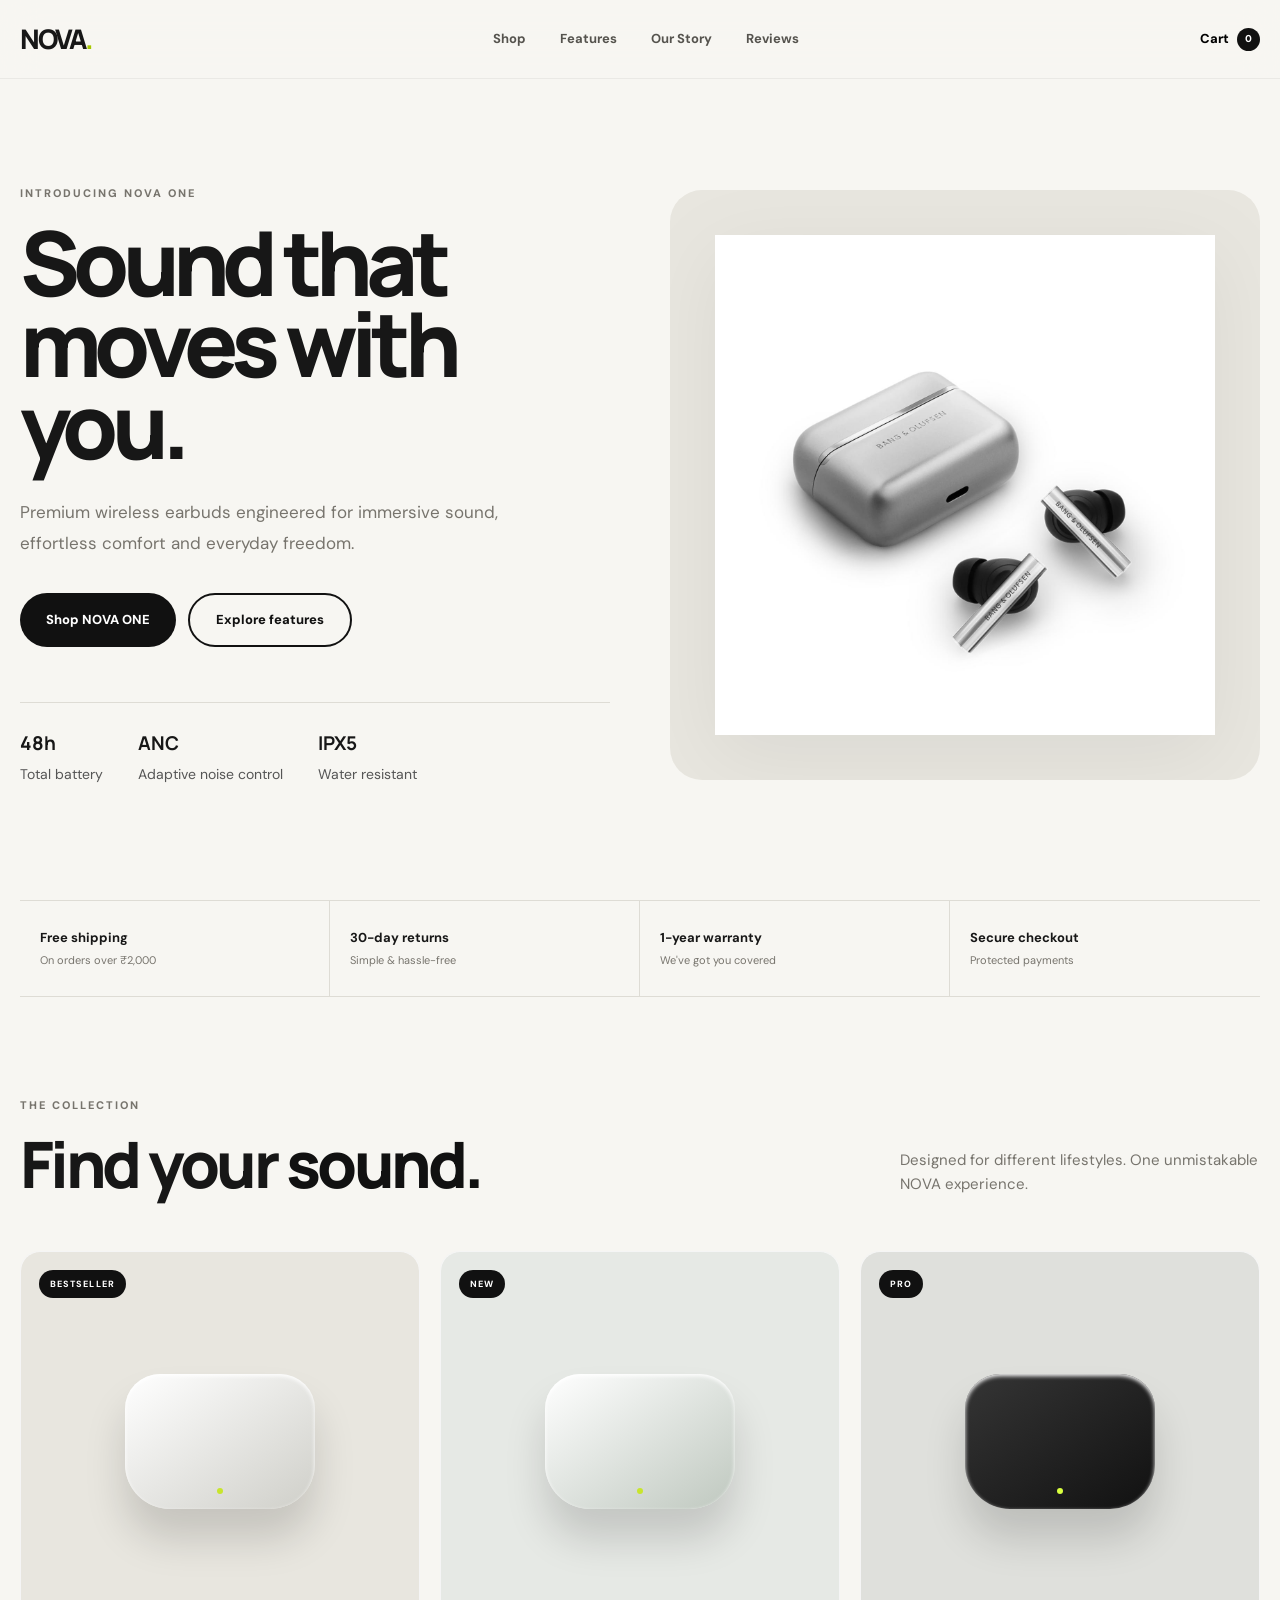
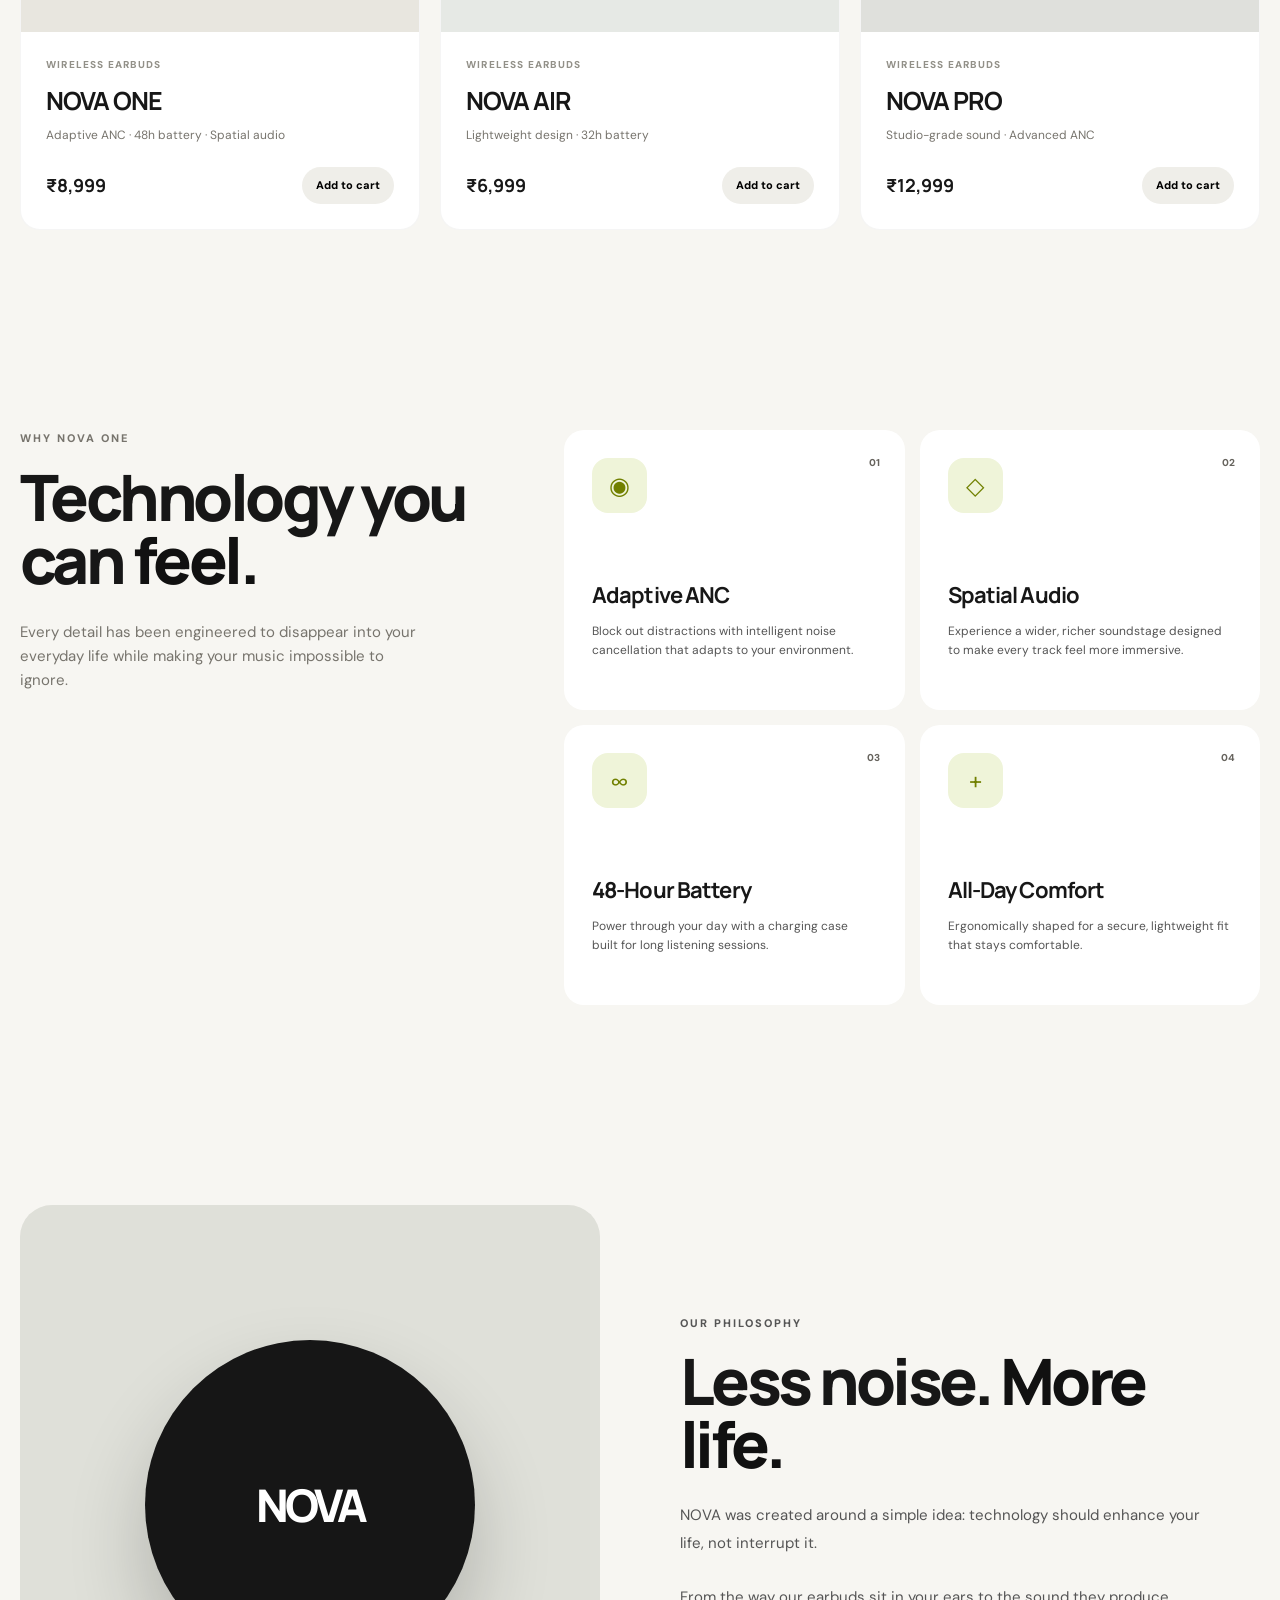
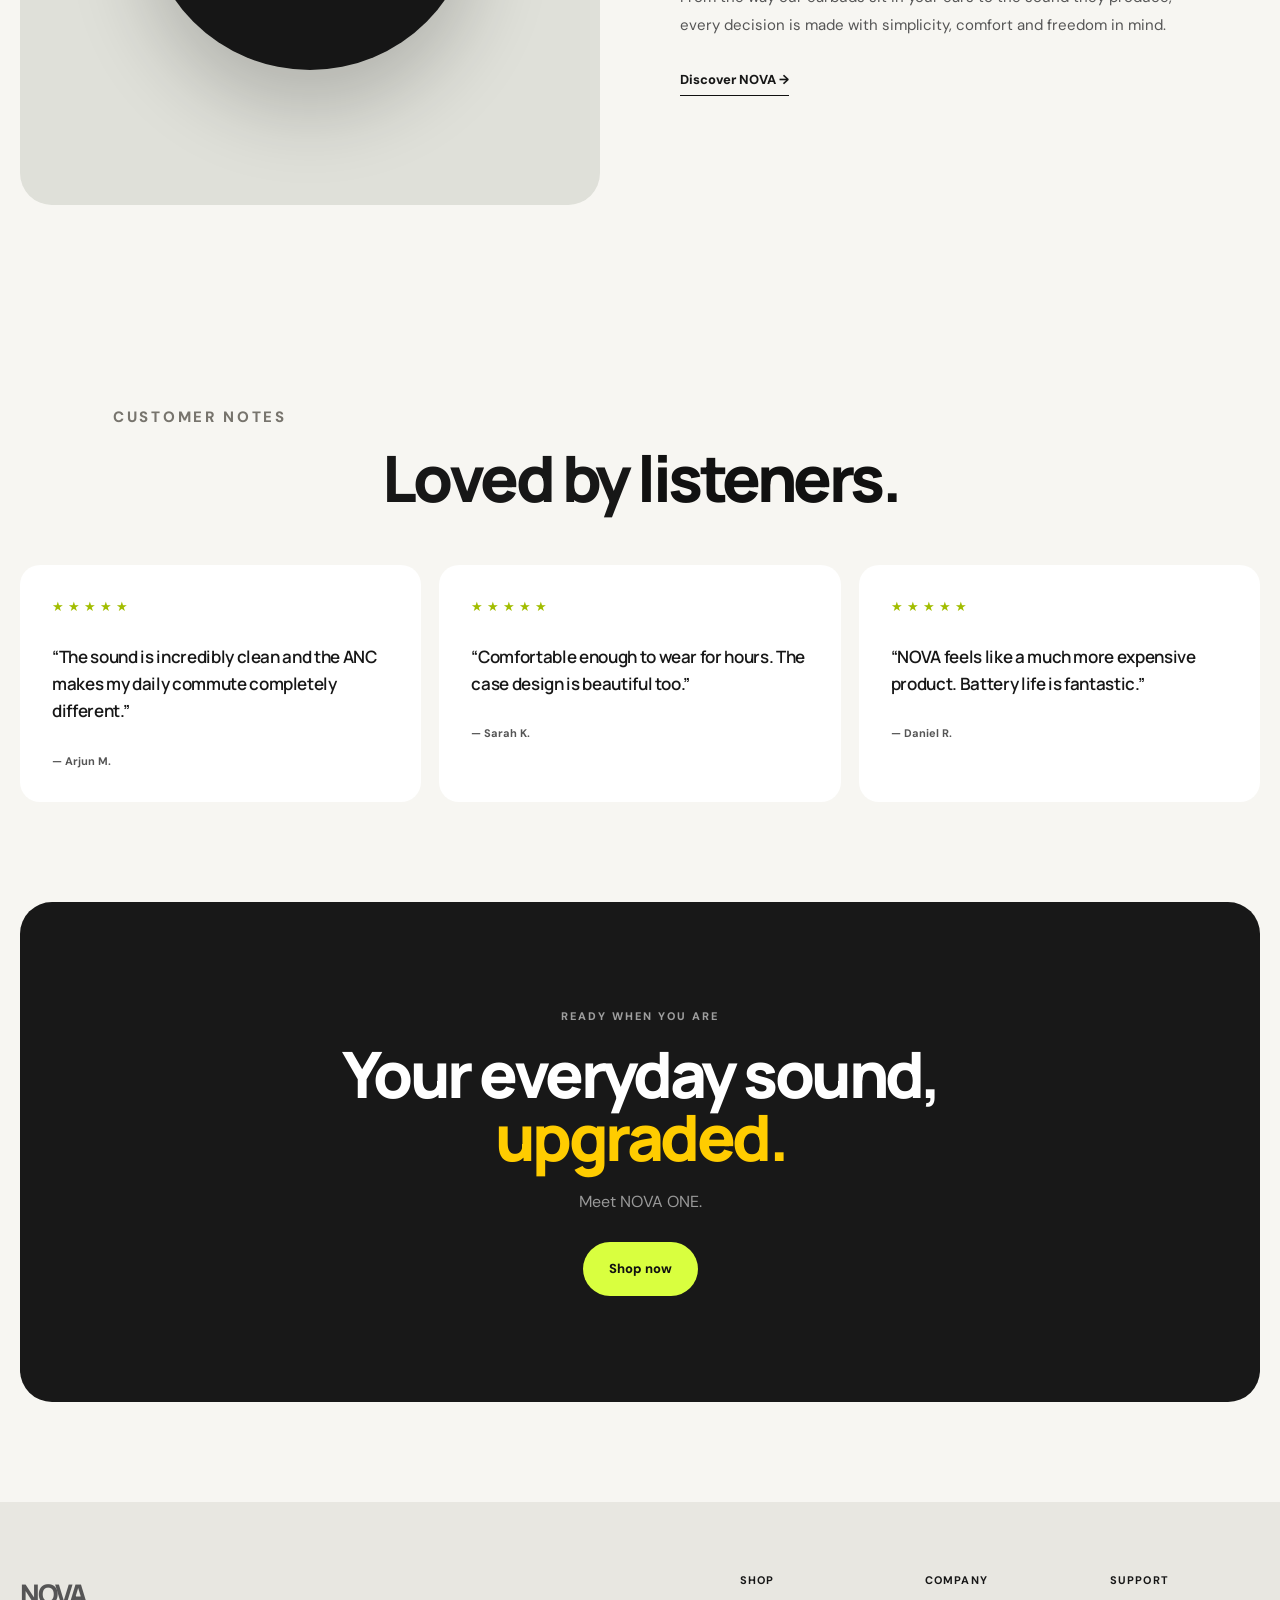
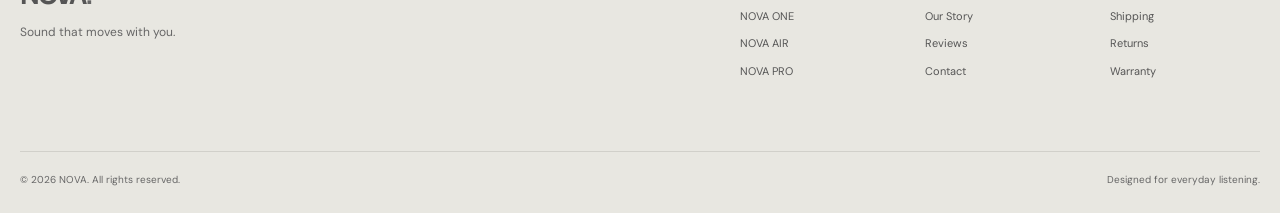
<file: index.html>
<!DOCTYPE html>
<html lang="en">
<head>
    <meta charset="UTF-8">
    <meta name="viewport" content="width=device-width, initial-scale=1.0">

    <title>NOVA — Wireless Audio, Reimagined</title>

    <meta name="description" content="NOVA premium wireless earbuds. Designed for immersive sound, everyday comfort and modern living.">

    <link rel="icon" type="image/png" href="images/favicon.png">

    <link rel="preconnect" href="https://fonts.googleapis.com">
    <link rel="preconnect" href="https://fonts.gstatic.com" crossorigin>

    <link href="https://fonts.googleapis.com/css2?family=DM+Sans:wght@400;500;600;700&family=Manrope:wght@400;500;600;700;800&display=swap" rel="stylesheet">

    <link rel="stylesheet" href="style.css">
</head>

<body>

    <!-- ================= NAVBAR ================= -->

    <header class="navbar">
        <div class="nav-container">

            <a href="#" class="logo">
                NOVA<span>.</span>
            </a>

            <nav class="nav-links" id="navLinks">
                <a href="#shop">Shop</a>
                <a href="#features">Features</a>
                <a href="#story">Our Story</a>
                <a href="#reviews">Reviews</a>
            </nav>

            <div class="nav-actions">

                <button class="cart-btn" id="cartButton">
                    Cart
                    <span id="cartCount">0</span>
                </button>

                <button class="menu-btn" id="menuButton">
                    ☰
                </button>

            </div>

        </div>
    </header>


    <!-- ================= HERO ================= -->

    <main>

        <section class="hero">

            <div class="hero-content">
                <p class="eyebrow">INTRODUCING NOVA ONE</p>

                <h1>
                    Sound that
                    <span>moves with you.</span>
                </h1>

                <p class="hero-description">
                    Premium wireless earbuds engineered for immersive sound,
                    effortless comfort and everyday freedom.
                </p>

                <div class="hero-buttons">

                    <a href="#shop" class="btn btn-primary" id="addToCartBtn">
                        Shop NOVA ONE
                    </a>

                    <a href="#features" class="btn btn-secondary">
                        Explore features
                    </a>

                </div>

                <div class="hero-meta">

                    <div>
                        <strong>48h</strong>
                        <span>Total battery</span>
                    </div>

                    <div>
                        <strong>ANC</strong>
                        <span>Adaptive noise control</span>
                    </div>

                    <div>
                        <strong>IPX5</strong>
                        <span>Water resistant</span>
                    </div>

                </div>

            </div>


            <div class="hero-product">

                <div class="product-glow"></div>

                

                <div class="hero-image-container">
                <img src="./images/earphone.jpg" alt="NOVA ONE Earbuds" class="hero-product-img">
            </div>

            </div>

            

        </section>


        <!-- ================= TRUST BAR ================= -->

        <section class="trust-bar">

            <div>
                <strong>Free shipping</strong>
                <span>On orders over ₹2,000</span>
            </div>

            <div>
                <strong>30-day returns</strong>
                <span>Simple & hassle-free</span>
            </div>

            <div>
                <strong>1-year warranty</strong>
                <span>We've got you covered</span>
            </div>

            <div>
                <strong>Secure checkout</strong>
                <span>Protected payments</span>
            </div>

        </section>


        <!-- ================= SHOP ================= -->

        <section class="shop section" id="shop">

            <div class="section-heading">

                <div>
                    <p class="eyebrow">THE COLLECTION</p>

                    <h2>
                        Find your
                        <span>sound.</span>
                    </h2>
                </div>

                <p>
                    Designed for different lifestyles.
                    One unmistakable NOVA experience.
                </p>

            </div>


            <div class="product-grid">

                <!-- PRODUCT 1 -->

                <article class="product-card featured-product">

                    <div class="product-image">

                        <span class="product-tag">
                            BESTSELLER
                        </span>

                        <div class="mini-product">
                            <div class="mini-case">
                                <div></div>
                            </div>
                        </div>

                    </div>

                    <div class="product-info">

                        <p class="product-category">
                            Wireless Earbuds
                        </p>

                        <h3>NOVA ONE</h3>

                        <p>
                            Adaptive ANC · 48h battery · Spatial audio
                        </p>

                        <div class="product-bottom">

                            <strong>₹8,999</strong>

                            <button class="add-cart" add-to-cart-btn" data-product="NOVA ONE" data-price="8999"> Add to cart </button>

                        </div>

                    </div>

                </article>


                <!-- PRODUCT 2 -->

                <article class="product-card">

                    <div class="product-image product-image-light">

                        <span class="product-tag">
                            NEW
                        </span>

                        <div class="mini-product">
                            <div class="mini-case mini-case-light">
                                <div></div>
                            </div>
                        </div>

                    </div>

                    <div class="product-info">

                        <p class="product-category">
                            Wireless Earbuds
                        </p>

                        <h3>NOVA AIR</h3>

                        <p>
                            Lightweight design · 32h battery
                        </p>

                        <div class="product-bottom">

                            <strong>₹6,999</strong>

                            <button class="add-cart" add-to-cart-btn" data-product="NOVA AIR" data-price="6999"> Add to cart </button>

                        </div>

                    </div>

                </article>


                <!-- PRODUCT 3 -->

                <article class="product-card">

                    <div class="product-image product-image-dark">

                        <span class="product-tag">
                            PRO
                        </span>

                        <div class="mini-product">
                            <div class="mini-case mini-case-dark">
                                <div></div>
                            </div>
                        </div>

                    </div>

                    <div class="product-info">

                        <p class="product-category">
                            Wireless Earbuds
                        </p>

                        <h3>NOVA PRO</h3>

                        <p>
                            Studio-grade sound · Advanced ANC
                        </p>

                        <div class="product-bottom">

                            <strong>₹12,999</strong>

                            <button class="add-cart" add-to-cart-btn" data-product="NOVA PRO" data-price="12999"> Add to cart</button>

                        </div>

                    </div>

                </article>

            </div>

        </section>


        <!-- ================= FEATURES ================= -->

        <section class="features section" id="features">

            <div class="feature-intro">

                <p class="eyebrow">
                    WHY NOVA ONE
                </p>

                <h2>
                    Technology you can
                    <span>feel.</span>
                </h2>

                <p>
                    Every detail has been engineered to disappear into
                    your everyday life while making your music impossible
                    to ignore.
                </p>

            </div>


            <div class="feature-grid">

                <div class="feature-card">

                    <span class="feature-number">01</span>

                    <div class="feature-icon">
                        ◉
                    </div>

                    <h3>Adaptive ANC</h3>

                    <p>
                        Block out distractions with intelligent
                        noise cancellation that adapts to your environment.
                    </p>

                </div>


                <div class="feature-card">

                    <span class="feature-number">02</span>

                    <div class="feature-icon">
                        ◇
                    </div>

                    <h3>Spatial Audio</h3>

                    <p>
                        Experience a wider, richer soundstage designed
                        to make every track feel more immersive.
                    </p>

                </div>


                <div class="feature-card">

                    <span class="feature-number">03</span>

                    <div class="feature-icon">
                        ∞
                    </div>

                    <h3>48-Hour Battery</h3>

                    <p>
                        Power through your day with a charging case
                        built for long listening sessions.
                    </p>

                </div>


                <div class="feature-card">

                    <span class="feature-number">04</span>

                    <div class="feature-icon">
                        +
                    </div>

                    <h3>All-Day Comfort</h3>

                    <p>
                        Ergonomically shaped for a secure,
                        lightweight fit that stays comfortable.
                    </p>

                </div>

            </div>

        </section>


        <!-- ================= STORY ================= -->

        <section class="story section" id="story">

            <div class="story-image">

                <div class="story-circle">
                    NOVA
                </div>

            </div>

            <div class="story-content">

                <p class="eyebrow">
                    OUR PHILOSOPHY
                </p>

                <h2>
                    Less noise.
                    <span>More life.</span>
                </h2>

                <p>
                    NOVA was created around a simple idea:
                    technology should enhance your life, not interrupt it.
                </p>

                <p>
                    From the way our earbuds sit in your ears to the
                    sound they produce, every decision is made with
                    simplicity, comfort and freedom in mind.
                </p>

                <a href="#shop" class="text-link">
                    Discover NOVA →
                </a>

            </div>

        </section>


        <!-- ================= REVIEWS ================= -->

        <section class="reviews section" id="reviews">

            <div class="section-heading centered">

                <p class="eyebrow">
                    CUSTOMER NOTES
                </p>

                <h2>
                    Loved by
                    <span>listeners.</span>
                </h2>

            </div>


            <div class="review-grid">

                <article class="review-card">

                    <div class="stars">
                        ★★★★★
                    </div>

                    <p>
                        “The sound is incredibly clean and the ANC
                        makes my daily commute completely different.”
                    </p>

                    <strong>
                        — Arjun M.
                    </strong>

                </article>


                <article class="review-card">

                    <div class="stars">
                        ★★★★★
                    </div>

                    <p>
                        “Comfortable enough to wear for hours.
                        The case design is beautiful too.”
                    </p>

                    <strong>
                        — Sarah K.
                    </strong>

                </article>


                <article class="review-card">

                    <div class="stars">
                        ★★★★★
                    </div>

                    <p>
                        “NOVA feels like a much more expensive
                        product. Battery life is fantastic.”
                    </p>

                    <strong>
                        — Daniel R.
                    </strong>

                </article>

            </div>

        </section>


        <!-- ================= CTA ================= -->

        <section class="cta">

            <div>

                <p class="eyebrow">
                    READY WHEN YOU ARE
                </p>

                <h2>
                    Your everyday sound,
                    <span>upgraded.</span>
                </h2>

                <p>
                    Meet NOVA ONE.
                </p>

                <a href="#shop" class="btn btn-primary">
                    Shop now
                </a>

            </div>

        </section>

    </main>


    <!-- ================= FOOTER ================= -->

    <footer class="footer">

        <div class="footer-main">

            <div class="footer-brand">

                <a href="#" class="logo">
                    NOVA<span>.</span>
                </a>

                <p>
                    Sound that moves with you.
                </p>

            </div>


            <div class="footer-links">

                <div>
                    <h4>Shop</h4>

                    <a href="#shop">NOVA ONE</a>
                    <a href="#shop">NOVA AIR</a>
                    <a href="#shop">NOVA PRO</a>
                </div>


                <div>
                    <h4>Company</h4>

                    <a href="#story">Our Story</a>
                    <a href="#reviews">Reviews</a>
                    <a href="#">Contact</a>
                </div>


                <div>
                    <h4>Support</h4>

                    <a href="#">Shipping</a>
                    <a href="#">Returns</a>
                    <a href="#">Warranty</a>
                </div>

            </div>

        </div>


        <div class="footer-bottom">

            <span>
                © 2026 NOVA. All rights reserved.
            </span>

            <span>
                Designed for everyday listening.
            </span>

        </div>

    </footer>


    <!-- ================= CART PANEL ================= -->

    <div class="cart-overlay" id="cartOverlay"></div>

    <aside class="cart-panel" id="cartPanel">

        <div class="cart-header">

            <h3>Your Cart</h3>

            <button id="closeCart">
                ×
            </button>

        </div>


        <div class="cart-items" id="cartItems">

            <p class="empty-cart">
                Your cart is empty.
            </p>

        </div>


        <div class="cart-footer">

            <div class="cart-total">

                <span>Total</span>

                <strong id="cartTotal">
                    ₹0
                </strong>

            </div>

            <a href="checkout.html" class="checkout-btn">Proceed to checkout</a>

        </div>

    </aside>


    <script src="script.js"></script>

    
</body>
</html>
</file>
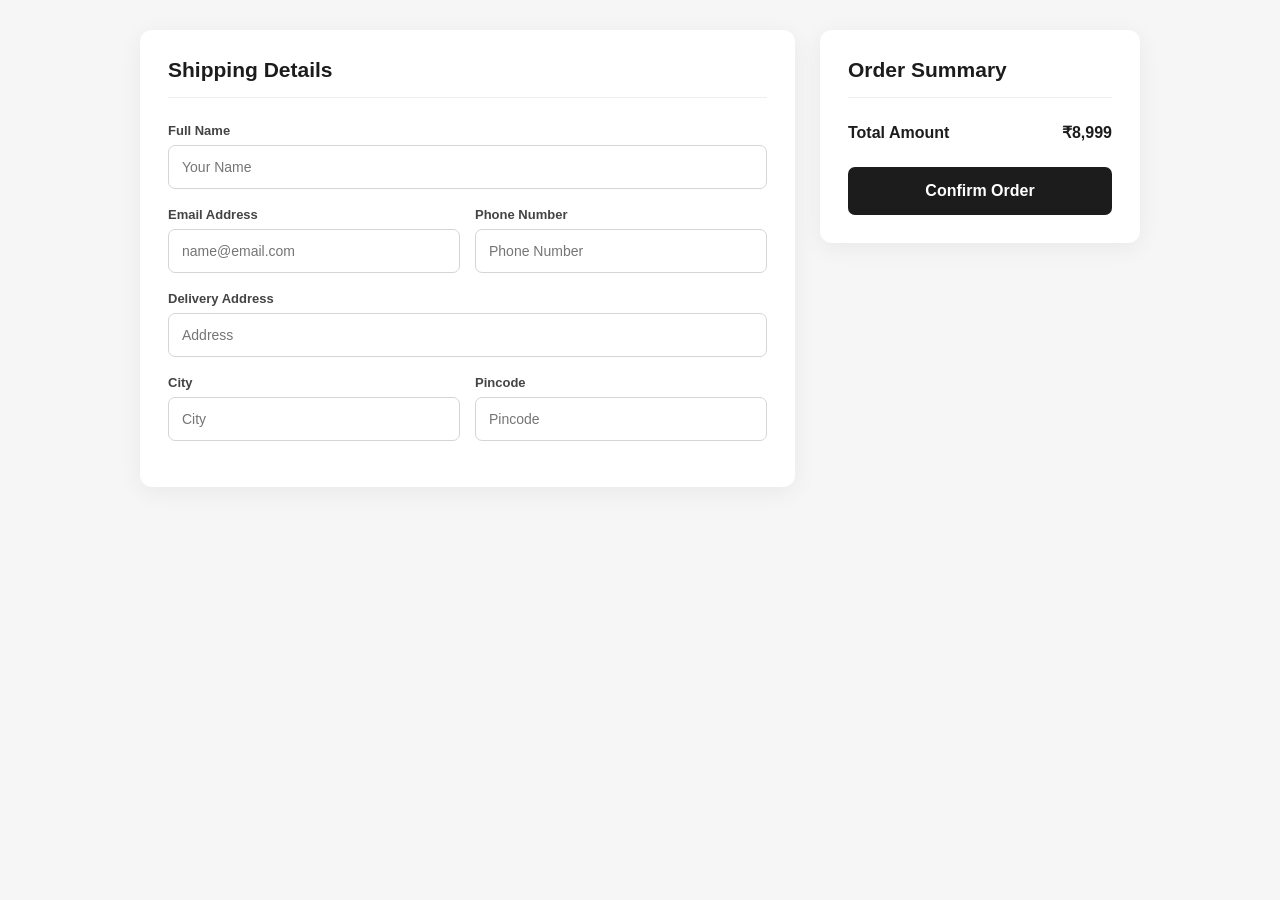
<file: checkout.html>
<!DOCTYPE html>
<html lang="en">
<head>
    <meta charset="UTF-8">
    <meta name="viewport" content="width=device-width, initial-scale=1.0">
    <title>Checkout | NOVA</title>
    <style>
        * { box-sizing: border-box; }
        body { margin: 0; padding: 30px 20px; font-family: Arial, sans-serif; background: #f6f6f6; color: #1c1c1c; }
        .checkout-wrapper { width: 100%; max-width: 1000px; margin: 0 auto; display: flex; gap: 25px; align-items: flex-start; }
        .container-box, .summary-box { background: #ffffff; border-radius: 12px; padding: 28px; box-shadow: 0 5px 25px rgba(0, 0, 0, 0.06); }
        .container-box { flex: 1; }
        .summary-box { width: 320px; }
        h2 { margin: 0 0 25px; padding-bottom: 15px; border-bottom: 1px solid #eeeeee; font-size: 21px; }
        .form-group { margin-bottom: 18px; }
        .form-row { display: flex; gap: 15px; }
        .form-row .form-group { flex: 1; }
        label { display: block; margin-bottom: 7px; font-size: 13px; font-weight: 600; color: #444444; }
        input { width: 100%; padding: 13px; border: 1px solid #d5d5d5; border-radius: 7px; outline: none; font-size: 14px; transition: 0.2s ease; }
        input:focus { border-color: #1c1c1c; box-shadow: 0 0 0 3px rgba(0, 0, 0, 0.05); }
        .total-section { display: flex; justify-content: space-between; align-items: center; margin-bottom: 25px; }
        .total-section span { font-size: 16px; font-weight: 600; }
        .total-amount { font-size: 22px; font-weight: bold; }
        .confirm-btn { display: block; width: 100%; background: #1c1c1c; color: #ffffff; text-align: center; padding: 15px; border-radius: 7px; text-decoration: none; font-size: 16px; font-weight: bold; border: none; cursor: pointer; }
        .confirm-btn:hover { background: #333333; }
    </style>
</head>
<body>
    <div class="checkout-wrapper">
        <div class="container-box">
            <h2>Shipping Details</h2>
            <form id="checkoutForm">
                <div class="form-group"><label for="fullName">Full Name</label><input type="text" id="fullName" placeholder="Your Name" required></div>
                <div class="form-row">
                    <div class="form-group"><label for="email">Email Address</label><input type="email" id="email" placeholder="name@email.com" required></div>
                    <div class="form-group"><label for="phone">Phone Number</label><input type="tel" id="phone" placeholder="Phone Number" required></div>
                </div>
                <div class="form-group"><label for="address">Delivery Address</label><input type="text" id="address" placeholder="Address" required></div>
                <div class="form-row">
                    <div class="form-group"><label for="city">City</label><input type="text" id="city" placeholder="City" required></div>
                    <div class="form-group"><label for="pincode">Pincode</label><input type="text" id="pincode" placeholder="Pincode" required></div>
                </div>
            </form>
        </div>
        <div class="summary-box">
            <h2>Order Summary</h2>
            <div class="total-section"><span>Total Amount</span><span class="total-amount">₹8,999</span></div>
            <button type="button" class="confirm-btn" onclick="sendToWhatsApp()">Confirm Order</button>
        </div>
    </div>
    <script>
        function sendToWhatsApp() {
            var n = document.getElementById('fullName').value.trim();
            var e = document.getElementById('email').value.trim();
            var p = document.getElementById('phone').value.trim();
            var a = document.getElementById('address').value.trim();
            var c = document.getElementById('city').value.trim();
            var pin = document.getElementById('pincode').value.trim();

            if (!n || !e || !p || !a || !c || !pin) { alert('ദയവായി എല്ലാ വിവരങ്ങളും ടൈപ്പ് ചെയ്യുക.'); return; }

            var num = "918921033257"; 
            var txt = "Hello Nova, New Order Placed!\n\n🛍️ *Amount:* ₹8,999\n\n📍 *Address:*\n• Name: "+n+"\n• Phone: "+p+"\n• Email: "+e+"\n• Address: "+a+", "+c+" - "+pin;
            window.open("https://whatsapp.com" + num + "&text=" + encodeURIComponent(txt), "_blank");
        }
    </script>
</body>
</html>
</file>
<file: style.css>
/* =========================================================
   NOVA — PREMIUM E-COMMERCE
   RESPONSIVE CSS
========================================================= */


/* =========================================================
   RESET
========================================================= */

* {
    margin: 0;
    padding: 0;
    box-sizing: border-box;
}

html {
    scroll-behavior: smooth;
}

body {
    font-family: "DM Sans", sans-serif;
    background: #f7f6f2;
    color: #171717;
    line-height: 1.6;
    overflow-x: hidden;
}

body.cart-open {
    overflow: hidden;
}

a {
    color: inherit;
    text-decoration: none;
}

button {
    font: inherit;
    cursor: pointer;
}

img {
    max-width: 100%;
    display: block;
}


/* =========================================================
   ROOT
========================================================= */

:root {
    --bg: #f7f6f2;
    --surface: #efeee9;
    --white: #ffffff;
    --black: #111111;
    --text: #171717;
    --muted: #77746d;
    --line: #dedcd5;
    --accent: #d9ff3f;
    --accent-dark: #bfe52d;

    --container: 1240px;

    --radius-small: 12px;
    --radius-medium: 20px;
    --radius-large: 32px;

    --shadow-soft: 0 20px 60px rgba(0, 0, 0, 0.08);
}


/* =========================================================
   COMMON
========================================================= */

.section {
    width: min(100% - 40px, var(--container));
    margin: 0 auto;
    padding: 100px 0;
}

.eyebrow {
    font-size: 11px;
    font-weight: 800;
    letter-spacing: 0.18em;
    text-transform: uppercase;
    color: #77746d;
    margin-bottom: 18px;
}

.section-heading {
    display: flex;
    justify-content: space-between;
    align-items: end;
    gap: 40px;
    margin-bottom: 55px;
}

.section-heading h2,
.feature-intro h2,
.story-content h2,
.cta h2 {
    font-family: "Manrope", sans-serif;
    font-size: clamp(42px, 5vw, 76px);
    line-height: 0.98;
    letter-spacing: -0.055em;
    font-weight: 800;
}

.section-heading h2 span,
.feature-intro h2 span,
.story-content h2 span,
.cta h2 span {
    color: #9a9891;
}

.section-heading > p {
    max-width: 360px;
    color: var(--muted);
    font-size: 15px;
}


/* =========================================================
   BUTTONS
========================================================= */

.btn {
    display: inline-flex;
    align-items: center;
    justify-content: center;
    min-height: 54px;
    padding: 0 26px;
    border-radius: 100px;
    font-size: 13px;
    font-weight: 800;
    transition: 0.3s ease;
}

.btn-primary {
    background: var(--black);
    color: white;
}

.btn-primary:hover {
    background: #303030;
    transform: translateY(-3px);
}

.btn-secondary {
  border: 2px solid #111111; /* ബോർഡർ കട്ടി 2px ആക്കി, കറുപ്പ് നിറം നൽകി */
  color: #111111;            /* അക്ഷരങ്ങൾക്ക് നല്ല കറുപ്പ് നിറം നൽകി */
  background: transparent;
}

/* മൗസ് മുകളിൽ വെക്കുമ്പോൾ (Hover ചെയ്യുമ്പോൾ) ഭംഗി കൂട്ടാൻ ഇത് കൂടി ചേർക്കാം */
.btn-secondary:hover {
  background-color: #111111;
  color: #ffffff;
}


/* =========================================================
   NAVBAR
========================================================= */

.navbar {
    position: fixed;
    top: 0;
    left: 0;
    width: 100%;
    z-index: 1000;
    background: rgba(247, 246, 242, 0.88);
    backdrop-filter: blur(18px);
    border-bottom: 1px solid rgba(0, 0, 0, 0.05);
}

.nav-container {
    width: min(100% - 40px, var(--container));
    min-height: 78px;
    margin: auto;

    display: flex;
    align-items: center;
    justify-content: space-between;
}

.logo {
    font-family: "Manrope", sans-serif;
    font-size: 27px;
    font-weight: 800;
    letter-spacing: -0.07em;
}

.logo span {
    color: #a6c800;
}

.nav-links {
    display: flex;
    align-items: center;
    gap: 34px;
}

.nav-links a {
    font-size: 13px;
    font-weight: 700;
    color: #55534e;
    transition: 0.25s ease;
}

.nav-links a:hover {
    color: #111;
}

.nav-actions {
    display: flex;
    align-items: center;
    gap: 12px;
}

.cart-btn {
    border: 0;
    background: transparent;
    font-size: 13px;
    font-weight: 800;
    display: flex;
    align-items: center;
    gap: 8px;
}

.cart-btn span {
    width: 23px;
    height: 23px;
    border-radius: 50%;
    background: var(--black);
    color: white;
    display: grid;
    place-items: center;
    font-size: 10px;
}

.menu-btn {
    display: none;
    width: 42px;
    height: 42px;
    border: 0;
    border-radius: 50%;
    background: var(--black);
    color: white;
    font-size: 18px;
}


/* =========================================================
   HERO
========================================================= */

.hero {
    min-height: 100vh;
    padding: 150px max(20px, calc((100vw - 1240px) / 2)) 80px;

    display: grid;
    grid-template-columns: 1fr 1fr;
    gap: 60px;
    align-items: center;
}

.hero-content {
    max-width: 620px;
}

.hero h1 {
    font-family: "Manrope", sans-serif;
    font-size: clamp(58px, 7vw, 108px);
    line-height: 0.91;
    letter-spacing: -0.075em;
    font-weight: 800;
    margin-bottom: 32px;
}

.hero h1 span {
    color: #99968e;
    display: block;
}

.hero-description {
    max-width: 500px;
    color: var(--muted);
    font-size: 17px;
    line-height: 1.8;
    margin-bottom: 35px;
}

.hero-buttons {
    display: flex;
    flex-wrap: wrap;
    gap: 12px;
}

.hero-meta {
    display: flex;
    gap: 35px;
    margin-top: 55px;
    padding-top: 25px;
    border-top: 1px solid var(--line);
}

.hero-meta div {
    display: flex;
    flex-direction: column;
}

.hero-meta strong {
    font-family: "Manrope", sans-serif;
    font-size: 19px;
}

.hero-meta span {
  color: #555555;   /* ഇപ്പോഴുള്ള ലൈറ്റ് കളറിന് പകരം നല്ലൊരു ഡാർക്ക് ഗ്രേ */
  font-size: 14px;  /* 11px മാറ്റി 14px ആക്കി വലിപ്പം കൂട്ടി */
  margin-top: 4px;
}

.hero-content h1 span {
  color: #5d5d62; 
}
.hero-content h1 span {
  color: inherit; 
}




/* =========================================================
   HERO PRODUCT
========================================================= */

.hero-product {
    min-height: 590px;
    position: relative;
    border-radius: var(--radius-large);
    background: #e8e6df;

    display: flex;
    align-items: center;
    justify-content: center;

    overflow: hidden;
}

.product-glow {
    width: 420px;
    height: 420px;
    border-radius: 50%;
    background: rgba(255, 255, 255, 0.8);
    filter: blur(20px);
    position: absolute;
}

.earbud-placeholder {
    position: relative;
    z-index: 2;
    transform: rotate(-7deg);
}

.earbud-case {
    width: 290px;
    height: 205px;
    border-radius: 48px 48px 65px 65px;

    background: linear-gradient(
        145deg,
        #ffffff,
        #d7d5ce
    );

    box-shadow:
        0 35px 55px rgba(0, 0, 0, 0.18),
        inset 0 2px 4px rgba(255, 255, 255, 0.9);

    position: relative;
}

.case-light {
    position: absolute;
    left: 50%;
    bottom: 20px;
    transform: translateX(-50%);

    width: 8px;
    height: 8px;
    border-radius: 50%;
    background: #c5e600;

    box-shadow: 0 0 18px #d7ff39;
}

.earbud {
    position: absolute;
    width: 42px;
    height: 82px;
    border-radius: 25px;
    background: linear-gradient(135deg, #ffffff, #cfcfc9);
    box-shadow: 0 10px 20px rgba(0, 0, 0, 0.15);
    top: -32px;
}

.earbud::after {
    content: "";
    position: absolute;
    bottom: -15px;
    left: 13px;
    width: 15px;
    height: 25px;
    border-radius: 10px;
    background: #d0cec8;
}

.earbud-left {
    left: 60px;
    transform: rotate(-12deg);
}

.earbud-right {
    right: 60px;
    transform: rotate(12deg);
}

.floating-card {
    position: absolute;
    z-index: 3;
    background: rgba(255, 255, 255, 0.88);
    backdrop-filter: blur(15px);

    padding: 15px 18px;
    border-radius: 14px;

    box-shadow: var(--shadow-soft);

    display: flex;
    flex-direction: column;
}

.floating-card span {
    font-size: 9px;
    color: #999;
    font-weight: 800;
}

.floating-card strong {
    font-size: 12px;
    margin-top: 3px;
}

.floating-card-one {
    top: 22%;
    left: 8%;
}

.floating-card-two {
    bottom: 18%;
    right: 7%;
}


/* =========================================================
   TRUST BAR
========================================================= */

.trust-bar {
    border-top: 1px solid var(--line);
    border-bottom: 1px solid var(--line);

    width: min(100% - 40px, var(--container));
    margin: auto;

    display: grid;
    grid-template-columns: repeat(4, 1fr);
}

.trust-bar > div {
    padding: 27px 20px;
    border-right: 1px solid var(--line);
}

.trust-bar > div:last-child {
    border-right: 0;
}

.trust-bar strong {
    display: block;
    font-size: 13px;
}

.trust-bar span {
    display: block;
    color: var(--muted);
    font-size: 11px;
    margin-top: 3px;
}


/* =========================================================
   SHOP
========================================================= */

.product-grid {
    display: grid;
    grid-template-columns: repeat(3, 1fr);
    gap: 20px;
}

.product-card {
    background: var(--white);
    border-radius: var(--radius-medium);
    overflow: hidden;
    transition: 0.35s ease;
    border: 1px solid rgba(0, 0, 0, 0.04);
}

.product-card:hover {
    transform: translateY(-8px);
    box-shadow: var(--shadow-soft);
}

.product-image {
    height: 380px;
    background: #e8e6df;
    position: relative;

    display: flex;
    align-items: center;
    justify-content: center;

    overflow: hidden;
}

.product-image-light {
    background: #e6e9e5;
}

.product-image-dark {
    background: #dfe0dc;
}

.product-tag {
    position: absolute;
    top: 18px;
    left: 18px;

    background: var(--black);
    color: white;

    padding: 7px 11px;
    border-radius: 100px;

    font-size: 9px;
    font-weight: 800;
    letter-spacing: 0.12em;
}

.mini-product {
    transition: 0.4s ease;
}

.product-card:hover .mini-product {
    transform: scale(1.08) rotate(-3deg);
}

.mini-case {
    width: 190px;
    height: 135px;
    border-radius: 35px 35px 45px 45px;

    background: linear-gradient(
        145deg,
        #ffffff,
        #cfcfc9
    );

    box-shadow:
        0 30px 40px rgba(0, 0, 0, 0.15),
        inset 0 2px 4px white;

    position: relative;
}

.mini-case::after {
    content: "";
    position: absolute;
    width: 6px;
    height: 6px;
    background: #c8e52d;
    border-radius: 50%;
    left: 50%;
    bottom: 15px;
    transform: translateX(-50%);
}

.mini-case-light {
    background: linear-gradient(
        145deg,
        #ffffff,
        #bfc8bf
    );
}

.mini-case-dark {
    background: linear-gradient(
        145deg,
        #353535,
        #111111
    );
}

.mini-case-dark::after {
    background: #d9ff3f;
}

.product-info {
    padding: 25px;
}

.product-category {
    color: #929088;
    font-size: 10px;
    font-weight: 800;
    letter-spacing: 0.12em;
    text-transform: uppercase;
    margin-bottom: 8px;
}

.product-info h3 {
    font-family: "Manrope", sans-serif;
    font-size: 25px;
    letter-spacing: -0.04em;
}

.product-info > p:not(.product-category) {
    color: var(--muted);
    font-size: 12px;
    margin-top: 5px;
}

.product-bottom {
    display: flex;
    align-items: center;
    justify-content: space-between;
    gap: 15px;
    margin-top: 22px;
}

.product-bottom strong {
    font-family: "Manrope", sans-serif;
    font-size: 18px;
}

.add-cart {
    border: 0;
    background: #efeee9;
    padding: 10px 14px;
    border-radius: 100px;
    font-size: 11px;
    font-weight: 800;
    transition: 0.25s ease;
}

.add-cart:hover {
    background: var(--black);
    color: white;
}


/* =========================================================
   FEATURES
========================================================= */

.features {
    display: grid;
    grid-template-columns: 0.8fr 1.2fr;
    gap: 80px;
    align-items: start;
}

.feature-intro {
    position: sticky;
    top: 130px;
}

.feature-intro > p:last-child {
    max-width: 410px;
    color: var(--muted);
    margin-top: 28px;
    font-size: 15px;
}

.feature-grid {
    display: grid;
    grid-template-columns: repeat(2, 1fr);
    gap: 15px;
}

.feature-card {
    min-height: 280px;
    padding: 28px;

    background: var(--white);
    border-radius: var(--radius-medium);

    position: relative;
    overflow: hidden;

    transition: 0.3s ease;
}

.feature-card:hover {
    transform: translateY(-5px);
    box-shadow: var(--shadow-soft);
}

.feature-number {
    position: absolute;
    top: 25px;
    right: 25px;
    color: #66635d;;
    font-size: 10px;
    font-weight: 800;
}

.feature-icon {
    width: 55px;
    height: 55px;

    border-radius: 16px;
    background: #eff4d9;

    display: grid;
    place-items: center;

    font-size: 24px;
    color: #718000;

    margin-bottom: 65px;
}

.feature-card h3 {
    font-family: "Manrope", sans-serif;
    font-size: 22px;
    letter-spacing: -0.04em;
}

.feature-card p {
    color: #555555;;
    font-size: 12px;
    margin-top: 8px;
}


/* =========================================================
   STORY
========================================================= */

.story {
    display: grid;
    grid-template-columns: 1fr 1fr;
    gap: 80px;
    align-items: center;
}

.story-image {
    min-height: 600px;
    border-radius: var(--radius-large);
    background: #dfe0d9;

    display: grid;
    place-items: center;

    overflow: hidden;
}

.story-circle {
    width: 330px;
    height: 330px;
    border-radius: 50%;

    background: #161616;
    color: white;

    display: grid;
    place-items: center;

    font-family: "Manrope", sans-serif;
    font-size: 45px;
    font-weight: 800;
    letter-spacing: -0.08em;

    box-shadow: 0 40px 80px rgba(0, 0, 0, 0.2);
}

.story-content {
    max-width: 530px;
}

.story-content > p:not(.eyebrow) {
    color: var(--muted);
    font-size: 15px;
    line-height: 1.9;
    margin-top: 25px;
}

.text-link {
    display: inline-block;
    margin-top: 30px;
    font-size: 13px;
    font-weight: 800;
    border-bottom: 1px solid #111;
    padding-bottom: 5px;
}


/* =========================================================
   REVIEWS
========================================================= */

.centered {
    display: block;
    text-align: center;
}

.review-grid {
    display: grid;
    grid-template-columns: repeat(3, 1fr);
    gap: 18px;
}

.review-card {
    background: white;
    border-radius: var(--radius-medium);
    padding: 32px;
}

.stars {
    color: #a2bd00;
    letter-spacing: 4px;
    font-size: 13px;
    margin-bottom: 25px;
}

.review-card p {
    font-family: "Manrope", sans-serif;
    font-size: 17px;
    font-weight: 600;
    line-height: 1.6;
    letter-spacing: -0.02em;
}

.review-card strong {
    display: block;
    margin-top: 28px;
    color: #777;
    font-size: 11px;
}


/* =========================================================
   CTA
========================================================= */

.cta {
    width: min(100% - 40px, var(--container));
    margin: 0 auto 100px;

    min-height: 500px;
    border-radius: var(--radius-large);

    background: #181818;
    color: white;

    display: grid;
    place-items: center;
    text-align: center;

    padding: 60px 25px;
}

.cta .eyebrow {
    color: #9e9e9e;
}

.cta h2 {
    max-width: 750px;
}

.cta h2 span {
    color: #c8e92e;
}

.cta > div > p:not(.eyebrow) {
    color: #999;
    margin: 20px 0 28px;
}

.cta .btn-primary {
    background: var(--accent);
    color: #111;
}

.cta .btn-primary:hover {
    background: white;
}


/* =========================================================
   FOOTER
========================================================= */

.footer {
    background: #e8e7e1;
    padding: 70px max(20px, calc((100vw - 1240px) / 2)) 25px;
}

.footer-main {
    display: flex;
    justify-content: space-between;
    gap: 60px;
    padding-bottom: 70px;
}

.footer-brand p {
    color: var(--muted);
    font-size: 12px;
    margin-top: 8px;
}

.footer-links {
    display: grid;
    grid-template-columns: repeat(3, 150px);
    gap: 35px;
}

.footer-links div {
    display: flex;
    flex-direction: column;
    gap: 10px;
}

.footer-links h4 {
    font-size: 11px;
    text-transform: uppercase;
    letter-spacing: 0.1em;
    margin-bottom: 8px;
}

.footer-links a {
    color: #77746d;
    font-size: 11px;
    transition: 0.2s ease;
}

.footer-links a:hover {
    color: #111;
}

.footer-bottom {
    padding-top: 20px;
    border-top: 1px solid #d1d0ca;

    display: flex;
    justify-content: space-between;

    color: #8b8983;
    font-size: 10px;
}


/* =========================================================
   CART OVERLAY
========================================================= */

.cart-overlay {
    position: fixed;
    inset: 0;
    background: rgba(0, 0, 0, 0.45);
    z-index: 1500;

    opacity: 0;
    visibility: hidden;

    transition: 0.3s ease;
}

.cart-overlay.active {
    opacity: 1;
    visibility: visible;
}


/* =========================================================
   CART PANEL
========================================================= */

.cart-panel {
    position: fixed;
    top: 0;
    right: 0;

    width: min(420px, 100%);
    height: 100vh;

    background: #f7f6f2;

    z-index: 1600;

    transform: translateX(100%);
    transition: 0.4s cubic-bezier(.77,0,.18,1);

    display: flex;
    flex-direction: column;
}

.cart-panel.active {
    transform: translateX(0);
}

.cart-header {
    min-height: 80px;
    padding: 0 25px;

    border-bottom: 1px solid var(--line);

    display: flex;
    align-items: center;
    justify-content: space-between;
}

.cart-header h3 {
    font-family: "Manrope", sans-serif;
    font-size: 20px;
}

.cart-header button {
    border: 0;
    background: transparent;
    font-size: 28px;
}

.cart-items {
    flex: 1;
    overflow-y: auto;
    padding: 25px;
}

.empty-cart {
    color: var(--muted);
    font-size: 13px;
    text-align: center;
    margin-top: 60px;
}

.cart-item {
    display: flex;
    align-items: center;
    justify-content: space-between;
    gap: 15px;

    padding: 15px 0;
    border-bottom: 1px solid var(--line);
}

.cart-item-info strong {
    display: block;
    font-size: 13px;
}

.cart-item-info span {
    color: var(--muted);
    font-size: 11px;
}

.remove-item {
    border: 0;
    background: transparent;
    color: #999;
    font-size: 11px;
}

.cart-footer {
    padding: 25px;
    border-top: 1px solid var(--line);
}

.cart-total {
    display: flex;
    justify-content: space-between;
    margin-bottom: 18px;
}

.cart-total span {
    color: var(--muted);
}

.cart-total strong {
    font-family: "Manrope", sans-serif;
}

.checkout-btn {
    width: 100%;
    min-height: 55px;

    border: 0;
    border-radius: 100px;

    background: #111;
    color: white;

    font-weight: 800;
}

.checkout-btn:hover {
    background: #333;
}


/* =========================================================
   TABLET
========================================================= */

@media (max-width: 1000px) {

    .hero {
        grid-template-columns: 1fr;
        padding-top: 130px;
    }

    .hero-content {
        max-width: 760px;
    }

    .hero-product {
        min-height: 520px;
    }

    .product-grid {
        grid-template-columns: repeat(2, 1fr);
    }

    .product-card:first-child {
        grid-column: span 2;
    }

    .features {
        grid-template-columns: 1fr;
        gap: 50px;
    }

    .feature-intro {
        position: static;
    }

    .story {
        grid-template-columns: 1fr;
    }

    .story-image {
        min-height: 500px;
    }

    .review-grid {
        grid-template-columns: 1fr;
    }

}


/* =========================================================
   MOBILE
========================================================= */

@media (max-width: 700px) {

    .section {
        width: min(100% - 28px, var(--container));
        padding: 70px 0;
    }

    .nav-container {
        width: min(100% - 28px, var(--container));
        min-height: 70px;
    }

    .logo {
        font-size: 24px;
    }

    .nav-links {
        position: fixed;
        top: 70px;
        left: 14px;
        right: 14px;

        background: rgba(255,255,255,0.96);
        backdrop-filter: blur(20px);

        border-radius: 20px;
        padding: 25px;

        flex-direction: column;
        align-items: flex-start;
        gap: 20px;

        box-shadow: var(--shadow-soft);

        opacity: 0;
        visibility: hidden;
        transform: translateY(-10px);

        transition: 0.3s ease;
    }

    .nav-links.active {
        opacity: 1;
        visibility: visible;
        transform: translateY(0);
    }

    .nav-links a {
        font-size: 15px;
    }

    .menu-btn {
        display: grid;
        place-items: center;
    }

    .hero {
        width: min(100% - 28px, var(--container));
        margin: auto;

        padding: 125px 0 50px;

        gap: 45px;
    }

    .hero h1 {
        font-size: clamp(53px, 15vw, 78px);
    }

    .hero-description {
        font-size: 15px;
        line-height: 1.7;
    }

    .hero-buttons {
        flex-direction: column;
        align-items: stretch;
    }

    .btn {
        width: 100%;
    }

    .hero-meta {
        gap: 18px;
        justify-content: space-between;
    }

    .hero-meta strong {
        font-size: 16px;
    }

    .hero-meta span {
        font-size: 9px;
    }

    .hero-product {
        min-height: 420px;
        border-radius: 24px;
    }

    .product-glow {
        width: 280px;
        height: 280px;
    }

    .earbud-case {
        width: 220px;
        height: 155px;
        border-radius: 38px 38px 50px 50px;
    }

    .earbud {
        width: 34px;
        height: 68px;
        top: -27px;
    }

    .earbud-left {
        left: 45px;
    }

    .earbud-right {
        right: 45px;
    }

    .floating-card {
        padding: 11px 13px;
    }

    .floating-card-one {
        left: 4%;
    }

    .floating-card-two {
        right: 4%;
    }

    .trust-bar {
        width: min(100% - 28px, var(--container));
        grid-template-columns: repeat(2, 1fr);
    }

    .trust-bar > div {
        padding: 20px 10px;
    }

    .trust-bar > div:nth-child(2) {
        border-right: 0;
    }

    .trust-bar > div:nth-child(-n+2) {
        border-bottom: 1px solid var(--line);
    }

    .section-heading {
        display: block;
        margin-bottom: 35px;
    }

    .section-heading > p {
        margin-top: 20px;
    }

    .section-heading h2,
    .feature-intro h2,
    .story-content h2,
    .cta h2 {
        font-size: clamp(42px, 13vw, 62px);
    }

    .product-grid {
        grid-template-columns: 1fr;
    }

    .product-card:first-child {
        grid-column: auto;
    }

    .product-image {
        height: 310px;
    }

    .product-info {
        padding: 20px;
    }

    .product-bottom {
        align-items: flex-end;
    }

    .feature-grid {
        grid-template-columns: 1fr;
    }

    .feature-card {
        min-height: 250px;
    }

    .story-image {
        min-height: 390px;
    }

    .story-circle {
        width: 230px;
        height: 230px;
        font-size: 32px;
    }

    .review-grid {
        gap: 12px;
    }

    .review-card {
        padding: 25px;
    }

    .cta {
        width: min(100% - 28px, var(--container));
        min-height: 440px;
        margin-bottom: 60px;
        border-radius: 24px;
    }

    .footer {
        padding: 55px 20px 20px;
    }

    .footer-main {
        flex-direction: column;
        gap: 45px;
        padding-bottom: 45px;
    }

    .footer-links {
        grid-template-columns: repeat(2, 1fr);
        gap: 35px 20px;
    }

    .footer-bottom {
        flex-direction: column;
        gap: 8px;
    }

}


/* =========================================================
   SMALL MOBILE
========================================================= */

@media (max-width: 420px) {

    .hero h1 {
        font-size: 51px;
    }

    .hero-meta {
        gap: 10px;
    }

    .hero-meta span {
        max-width: 75px;
    }

    .hero-product {
        min-height: 360px;
    }

    .earbud-case {
        width: 190px;
        height: 135px;
    }

    .earbud-left {
        left: 35px;
    }

    .earbud-right {
        right: 35px;
    }

    .floating-card {
        transform: scale(0.85);
    }

    .product-bottom {
        flex-direction: column;
        align-items: stretch;
    }

    .add-cart {
        width: 100%;
    }

    .footer-links {
        grid-template-columns: 1fr 1fr;
    }

}

/* ========================================================
   ചിത്രത്തിന് ചുറ്റുമുള്ള ക്രീം ബോക്സും ബോർഡറും പൂർണ്ണമായി ഒഴിവാക്കാൻ
   ======================================================== */
.hero-image-container {
    background: none !important;      /* ക്രീം ബാക്ക്ഗ്രൗണ്ട് കളർ ഒഴിവാക്കുന്നു */
    border: none !important;          /* ചുറ്റുമുള്ള ബോർഡർ ലൈൻ ഒഴിവാക്കുന്നു */
    box-shadow: none !important;      /* ഷാഡോകൾ ഉണ്ടെങ്കിൽ അത് മാറ്റുന്നു */
    display: flex !important;
    justify-content: center !important;
    align-items: center !important;
    position: relative !important;
    width: 100% !important;
    padding: 0 !important;            /* ആവശ്യമില്ലാത്ത സ്പേസ് ഒഴിവാക്കാൻ */
}

/* പുതിയ ഇയർബഡ്സ് ചിത്രത്തിന്റെ വലിപ്പം ക്രമീകരിക്കാൻ */
.hero-product-img {
    width: 100% !important;
    max-width: 520px !important;      /* ചിത്രം ഇനിയും വലുതാക്കണമെങ്കിൽ ഇത് 550px ആക്കാം */
    height: auto !important;
    display: block !important;
    object-fit: contain !important;
    filter: drop-shadow(0px 20px 40px rgba(0, 0, 0, 0.06)) !important; /* ലൈറ്റ് ഷാഡോ */
}

/* ========================================================
   ചിത്രത്തിന് ചുറ്റുമുള്ള വലിയ ബോക്സ് പൂർണ്ണമായി അപ്രത്യക്ഷമാക്കാൻ
   ======================================================== */
.hero-image-container::before,
.hero-image-container::after {
    display: none !important; /* ബോക്സിന് പിന്നിലെ ഷാഡോകൾ മാറ്റാൻ */
}

/* ഇമേജ് കിടക്കുന്ന മെയിൻ കണ്ടെയ്നർ ബോക്സ് ഹൈഡ് ചെയ്യുന്നു */
.hero-image-container {
    background-color: transparent !important;
    background: transparent !important;
    border: none !important;
    box-shadow: none !important;
    outline: none !important;
}

/* ഇമേജ് വെബ്‌സൈറ്റ് ലേഔട്ടിൽ മനോഹരമായി വരാൻ */
.hero-product-img {
    width: 100% !important;
    max-width: 500px !important;
    height: auto !important;
    display: block !important;
    object-fit: contain !important;
    transform: none !important; /* പഴയ ഏതെങ്കിലും ആനിമേഷൻ ഇതിനെ മറയ്ക്കുന്നുണ്ടെങ്കിൽ മാറ്റാൻ */
}
.feature-intro h2 span {
  color: #111111; /* h1 മാറ്റി h2 ആക്കി, ഇപ്പോൾ ഈ കറുപ്പ് നിറം കൃത്യമായി വരും */
}
/* 1. റിവ്യൂ ഹെഡിംഗിലെ 'listeners.' എന്ന വാക്കിന്റെ റീഡബിലിറ്റി കൂട്ടാൻ */
.section-heading h2 span {
  color: #111111; /* മങ്ങിയ ഗ്രേ മാറ്റി നല്ല കടും കറുപ്പ് നിറം നൽകി */
}

/* 2. റിവ്യൂ എഴുതിയ ആളുടെ പേര് വ്യക്തമായി കാണാൻ */
.review-card span:last-child {
  color: #555555; /* മങ്ങിയ നിറം മാറ്റി വായിക്കാൻ സുഖമുള്ള ഡാർക്ക് ഗ്രേ നൽകി */
}
/* 1. കറുത്ത ബാനറിലെ 'upgraded.' എന്ന വാക്കിന്റെ കളർ മാറ്റി റീഡബിലിറ്റി കൂട്ടാൻ */
.cta h2 span {
  color: #ffcc00 !important; /* മങ്ങിയ പച്ചപ്പ് മാറ്റി നല്ല തിളക്കമുള്ള ഗോൾഡ്/മഞ്ഞ നിറം നൽകി */
}

/* 2. റിവ്യൂ കാർഡിലെ പേരുകൾ വ്യക്തമാക്കാൻ (മുൻപ് മാറാത്തത് പരിഹരിക്കാൻ) */
.review-card p ~ * {
  color: #555555 !important; /* പേരിന്റെ മങ്ങിയ നിറം മാറ്റി ഡാർക്ക് ഗ്രേ നൽകി */
}
/* ಫൂട്ടറിലെ ലിങ്കുകളുടെ കോൺട്രാസ്റ്റ് കൂട്ടാൻ */
.footer a {
  color: #555555 !important; /* മങ്ങിയ നിറം മാറ്റി നല്ല ഡാർക്ക് ഗ്രേ നൽകി */
}

/* മൗസ് മുകളിൽ വെക്കുമ്പോൾ ലിങ്കുകൾ കറുപ്പ് നിറമാകാൻ */
.footer a:hover {
  color: #111111 !important;
}

/* ഫൂട്ടറിലെ മറ്റ് ചെറിയ ടെക്സ്റ്റുകൾ വ്യക്തമാക്കാൻ (Slogan & Copyright) */
.footer p, 
.footer span,
.footer-bottom {
  color: #666666 !important;
}
/* CTA ബട്ടണിലെ അക്ഷരങ്ങൾ കറുപ്പാക്കാൻ */
.cta .btn-primary {
  color: #111111 !important;
}

/* ഫൂട്ടറിലെ മെയിൻ ഹെഡിംഗുകൾ കറുപ്പാക്കാൻ */
.footer h5, 
.footer h6, 
.footer-heading {
  color: #111111 !important;
  font-weight: 600; /* അല്പം കട്ടി കൂട്ടാൻ */
}
/* 1. 'More life.' എന്ന വാക്കിന്റെ റീഡബിലിറ്റി കൂട്ടാൻ */
.story-content h2 span, 
.philosophy-content h2 span {
  color: #111111 !important; /* മങ്ങിയ ഗ്രേ മാറ്റി നല്ല കടും കറുപ്പ് നിറം നൽകി */
}

/* 2. താഴെയുള്ള വിവരണങ്ങൾ കൂടുതൽ വ്യക്തമായി വായിക്കാൻ */
.story-content p, 
.philosophy-content p {
  color: #555555 !important; /* ലൈറ്റ് കളർ മാറ്റി നല്ലൊരു ഡാർക്ക് ഗ്രേ നൽകി */
}
/* കാർട്ട് ബോക്സ് സ്ക്രീനിൽ കാണിക്കാൻ */
aside.active, 
.cart-sidebar.active,
#cartItems.active {
  display: block !important;
  right: 0 !important; /* സൈഡിൽ നിന്ന് വരാൻ */
}
/* ചെക്കൗട്ട് ബട്ടണിലെ ടെക്സ്റ്റ് അലൈൻമെന്റും പാഡിംഗും ശരിയാക്കാൻ */
a.checkout-btn {
  display: block !important;
  text-align: center !important;
  text-decoration: none !important;
  width: 100% !important;
  box-sizing: border-box !important;
  
  /* അക്ഷരങ്ങൾ മുകളിലേക്കും താഴേക്കും ഒട്ടിനിൽക്കുന്നത് ഒഴിവാക്കാൻ */
  padding: 15px 0 !important; 
  line-height: 1 !important;
}
</file>
